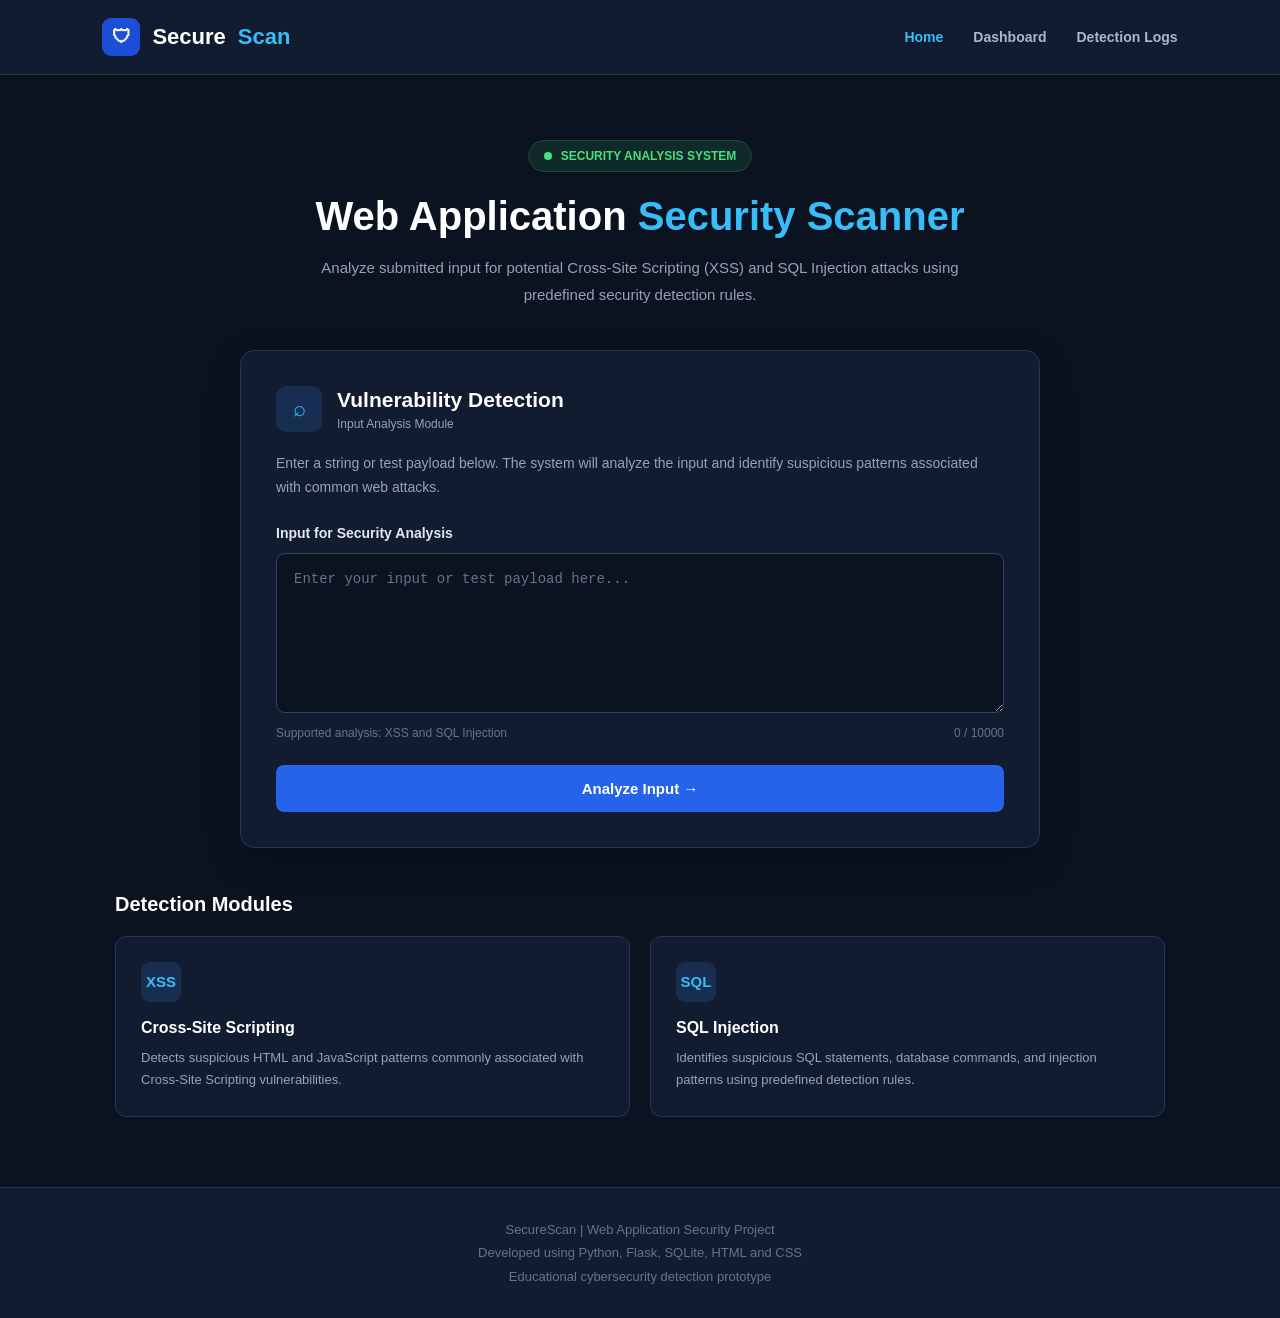
<file: XSS-Detection-Prevention/templates/index.html>
<!DOCTYPE html>
<html lang="en">
<head>
    <meta charset="UTF-8">
    <meta name="viewport" content="width=device-width, initial-scale=1.0">

    <title>SecureScan | Cybersecurity Detection System</title>

    <style>
        * {
            margin: 0;
            padding: 0;
            box-sizing: border-box;
        }

        body {
            font-family: "Segoe UI", Arial, sans-serif;
            background: #0b1220;
            color: #e2e8f0;
            min-height: 100vh;
        }

        /* Navigation */

        nav {
            height: 75px;
            background: #111c30;
            border-bottom: 1px solid #26364f;
            display: flex;
            align-items: center;
            justify-content: space-between;
            padding: 0 8%;
        }

        .logo {
            display: flex;
            align-items: center;
            gap: 12px;
            font-size: 22px;
            font-weight: 700;
            color: #ffffff;
        }

        .logo-icon {
            width: 38px;
            height: 38px;
            display: flex;
            align-items: center;
            justify-content: center;
            background: #1d4ed8;
            border-radius: 9px;
            font-size: 19px;
        }

        .logo span {
            color: #38bdf8;
        }

        .nav-links {
            display: flex;
            gap: 30px;
        }

        .nav-links a {
            color: #a9b8cc;
            text-decoration: none;
            font-size: 14px;
            font-weight: 600;
            transition: 0.2s;
        }

        .nav-links a:hover,
        .nav-links a.active {
            color: #38bdf8;
        }

        /* Main Container */

        .container {
            max-width: 1100px;
            margin: 65px auto;
            padding: 0 25px;
        }

        /* Hero Section */

        .hero {
            text-align: center;
            margin-bottom: 42px;
        }

        .system-status {
            display: inline-flex;
            align-items: center;
            gap: 9px;
            background: #102a2a;
            color: #4ade80;
            border: 1px solid #1e4840;
            padding: 8px 15px;
            border-radius: 30px;
            font-size: 12px;
            font-weight: 600;
            margin-bottom: 22px;
        }

        .status-dot {
            width: 8px;
            height: 8px;
            background: #4ade80;
            border-radius: 50%;
        }

        .hero h1 {
            font-size: 40px;
            color: #ffffff;
            margin-bottom: 15px;
        }

        .hero h1 span {
            color: #38bdf8;
        }

        .hero p {
            max-width: 680px;
            margin: auto;
            color: #94a3b8;
            line-height: 1.8;
            font-size: 15px;
        }

        /* Scanner Card */

        .scanner-card {
            max-width: 800px;
            margin: auto;
            background: #111c30;
            border: 1px solid #26364f;
            border-radius: 14px;
            padding: 35px;
            box-shadow: 0 12px 35px rgba(0, 0, 0, 0.2);
        }

        .scanner-header {
            display: flex;
            align-items: center;
            gap: 15px;
            margin-bottom: 12px;
        }

        .scanner-icon {
            width: 46px;
            height: 46px;
            display: flex;
            align-items: center;
            justify-content: center;
            background: #172e50;
            color: #38bdf8;
            border-radius: 10px;
            font-size: 22px;
        }

        .scanner-header h2 {
            font-size: 21px;
            color: #ffffff;
        }

        .scanner-header p {
            font-size: 12px;
            color: #94a3b8;
            margin-top: 5px;
        }

        .description {
            color: #94a3b8;
            font-size: 14px;
            margin: 20px 0 25px;
            line-height: 1.7;
        }

        label {
            display: block;
            color: #e2e8f0;
            font-size: 14px;
            font-weight: 600;
            margin-bottom: 12px;
        }

        textarea {
            width: 100%;
            min-height: 160px;
            background: #0b1220;
            border: 1px solid #33445e;
            border-radius: 9px;
            padding: 17px;
            color: #e2e8f0;
            font-family: Consolas, monospace;
            font-size: 14px;
            resize: vertical;
            outline: none;
            transition: 0.2s;
        }

        textarea:focus {
            border-color: #38bdf8;
            box-shadow: 0 0 0 3px rgba(56, 189, 248, 0.1);
        }

        textarea::placeholder {
            color: #64748b;
        }

        .input-info {
            display: flex;
            justify-content: space-between;
            margin-top: 9px;
            color: #64748b;
            font-size: 12px;
        }

        /* Scan Button */

        .scan-button {
            width: 100%;
            margin-top: 25px;
            padding: 15px;
            border: none;
            border-radius: 8px;
            background: #2563eb;
            color: #ffffff;
            font-size: 15px;
            font-weight: 700;
            cursor: pointer;
            transition: 0.2s;
        }

        .scan-button:hover {
            background: #1d4ed8;
            transform: translateY(-1px);
        }

        .scan-button:disabled {
            opacity: 0.65;
            cursor: not-allowed;
            transform: none;
        }

        /* Detection Modules */

        .section-heading {
            color: #ffffff;
            font-size: 20px;
            margin: 45px 0 20px;
        }

        .features {
            display: grid;
            grid-template-columns: repeat(2, 1fr);
            gap: 20px;
        }

        .feature-card {
            background: #111c30;
            border: 1px solid #26364f;
            border-radius: 11px;
            padding: 25px;
            transition: 0.2s;
        }

        .feature-card:hover {
            border-color: #2563eb;
            transform: translateY(-3px);
        }

        .feature-icon {
            width: 40px;
            height: 40px;
            display: flex;
            align-items: center;
            justify-content: center;
            background: #172e50;
            color: #38bdf8;
            border-radius: 9px;
            font-size: 15px;
            font-weight: 700;
            margin-bottom: 17px;
        }

        .feature-card h3 {
            color: #ffffff;
            font-size: 16px;
            margin-bottom: 10px;
        }

        .feature-card p {
            color: #94a3b8;
            font-size: 13px;
            line-height: 1.7;
        }

        /* Footer */

        footer {
            text-align: center;
            padding: 30px 15px;
            margin-top: 70px;
            background: #111c30;
            border-top: 1px solid #26364f;
            color: #64748b;
            font-size: 13px;
            line-height: 1.8;
        }

        /* Responsive */

        @media (max-width: 650px) {

            nav {
                height: auto;
                min-height: 70px;
                padding: 15px 5%;
                flex-wrap: wrap;
                gap: 15px;
            }

            .nav-links {
                gap: 16px;
                flex-wrap: wrap;
            }

            .hero h1 {
                font-size: 29px;
            }

            .scanner-card {
                padding: 22px;
            }

            .features {
                grid-template-columns: 1fr;
            }

            .container {
                margin-top: 40px;
            }
        }

    </style>
</head>

<body>

    <!-- Navigation Bar -->

    <nav>

        <div class="logo">
            <div class="logo-icon">🛡</div>
            Secure<span>Scan</span>
        </div>

        <div class="nav-links">
            <a href="/" class="active">Home</a>
            <a href="/dashboard">Dashboard</a>
            <a href="/logs">Detection Logs</a>
        </div>

    </nav>


    <!-- Main Content -->

    <main class="container">

        <section class="hero">

            <div class="system-status">
                <span class="status-dot"></span>
                SECURITY ANALYSIS SYSTEM
            </div>

            <h1>
                Web Application
                <span>Security Scanner</span>
            </h1>

            <p>
                Analyze submitted input for potential Cross-Site
                Scripting (XSS) and SQL Injection attacks using
                predefined security detection rules.
            </p>

        </section>


        <!-- Scanner Panel -->

        <section class="scanner-card">

            <div class="scanner-header">

                <div class="scanner-icon">⌕</div>

                <div>
                    <h2>Vulnerability Detection</h2>
                    <p>Input Analysis Module</p>
                </div>

            </div>

            <p class="description">
                Enter a string or test payload below. The system
                will analyze the input and identify suspicious
                patterns associated with common web attacks.
            </p>

            <form action="/test" method="POST" id="scanForm">

                <label for="user_input">
                    Input for Security Analysis
                </label>

                <textarea
                    id="user_input"
                    name="user_input"
                    placeholder="Enter your input or test payload here..."
                    required
                    maxlength="10000"
                ></textarea>

                <div class="input-info">
                    <span>Supported analysis: XSS and SQL Injection</span>
                    <span id="charCount">0 / 10000</span>
                </div>

                <button
                    type="submit"
                    class="scan-button"
                    id="scanButton"
                >
                    Analyze Input →
                </button>

            </form>

        </section>


        <!-- Detection Modules -->

        <h2 class="section-heading">Detection Modules</h2>

        <section class="features">

            <div class="feature-card">

                <div class="feature-icon">XSS</div>

                <h3>Cross-Site Scripting</h3>

                <p>
                    Detects suspicious HTML and JavaScript
                    patterns commonly associated with
                    Cross-Site Scripting vulnerabilities.
                </p>

            </div>


            <div class="feature-card">

                <div class="feature-icon">SQL</div>

                <h3>SQL Injection</h3>

                <p>
                    Identifies suspicious SQL statements,
                    database commands, and injection patterns
                    using predefined detection rules.
                </p>

            </div>

        </section>

    </main>


    <!-- Footer -->

    <footer>

        <p>
            SecureScan | Web Application Security Project
        </p>

        <p>
            Developed using Python, Flask, SQLite, HTML and CSS
        </p>

        <p>
            Educational cybersecurity detection prototype
        </p>

    </footer>


    <!-- JavaScript -->

    <script>

        const form = document.getElementById("scanForm");
        const input = document.getElementById("user_input");
        const button = document.getElementById("scanButton");
        const charCount = document.getElementById("charCount");

        // Character counter

        input.addEventListener("input", function() {

            charCount.textContent =
                input.value.length + " / 10000";

        });

        // Form validation and button feedback

        form.addEventListener("submit", function(event) {

            if (!input.value.trim()) {

                event.preventDefault();

                alert("Please enter input before starting the scan.");

                return;

            }

            button.disabled = true;
            button.textContent = "Analyzing Input...";

        });

    </script>

</body>
</html>
</file>
